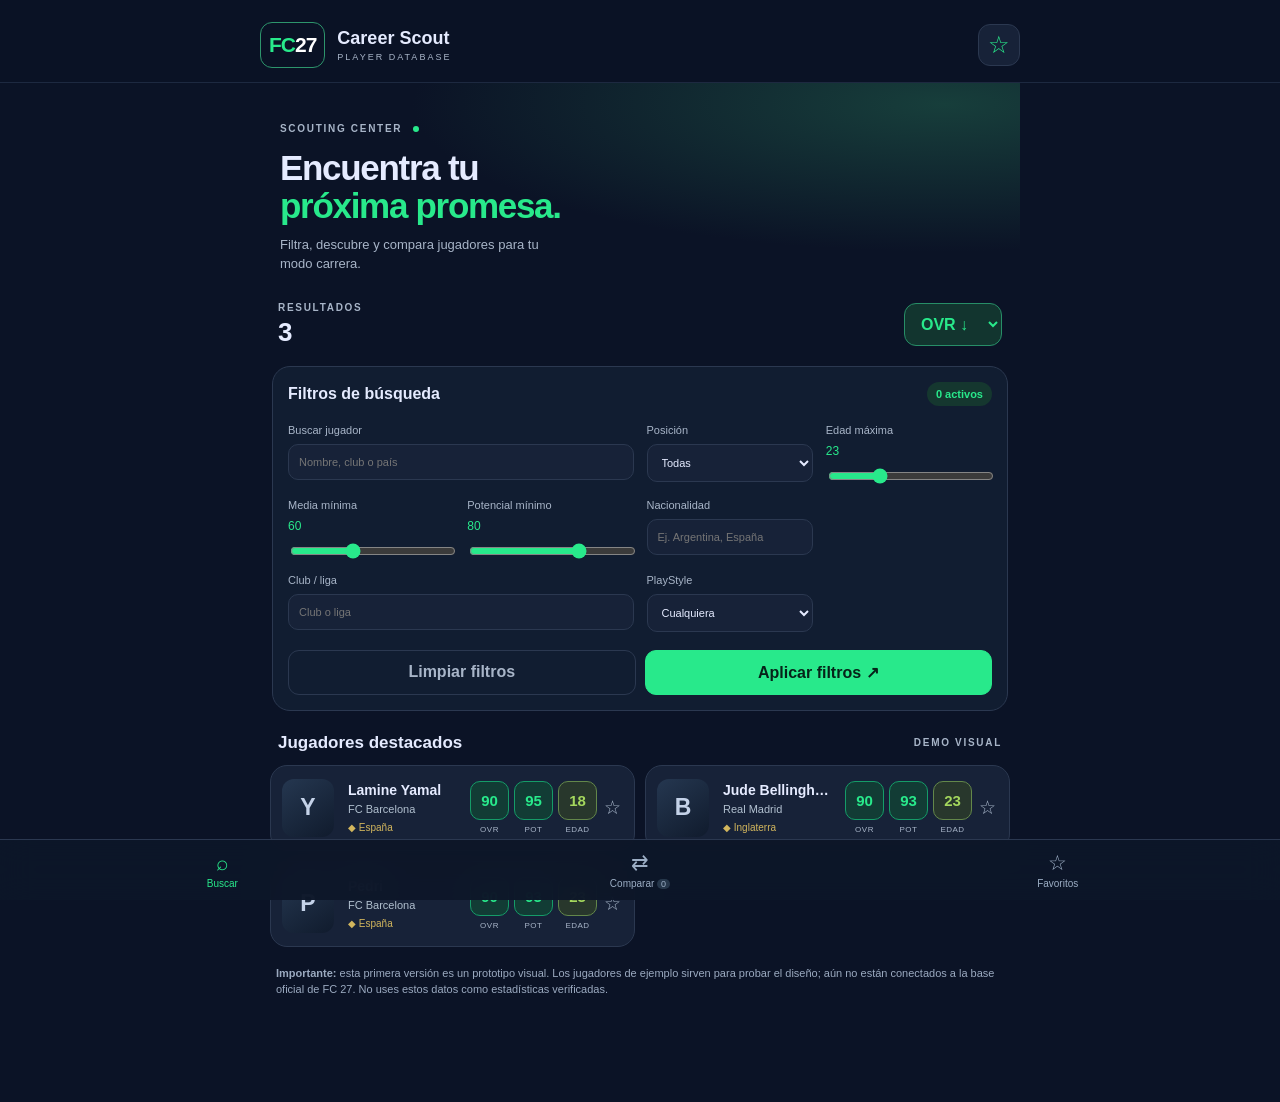
<file: index.html>
<!doctype html>
<html lang="es">
<head>
<meta charset="utf-8">
<meta name="viewport" content="width=device-width,initial-scale=1,viewport-fit=cover">
<meta name="theme-color" content="#0b1326">
<meta name="apple-mobile-web-app-capable" content="yes">
<meta name="apple-mobile-web-app-status-bar-style" content="black-translucent">
<meta name="apple-mobile-web-app-title" content="FC27 Scout">
<link rel="manifest" href="manifest.webmanifest">
<link rel="apple-touch-icon" href="icon.svg">
<link rel="stylesheet" href="styles.css">
<title>FC 27 Career Scout</title>
</head>
<body>
<header class="topbar">
  <div class="brandmark">FC<span>27</span></div>
  <div><h1>Career Scout</h1><p>PLAYER DATABASE</p></div>
  <button class="iconbtn" id="savedToggle" aria-label="Ver favoritos">☆</button>
</header>
<main>
  <section class="hero">
    <div class="eyebrow">SCOUTING CENTER <span class="live-dot"></span></div>
    <h2>Encuentra tu<br><em>próxima promesa.</em></h2>
    <p>Filtra, descubre y compara jugadores para tu modo carrera.</p>
  </section>

  <section class="toolbar">
    <div><span class="muted">RESULTADOS</span><strong id="count">8</strong></div>
    <select id="sort" aria-label="Ordenar jugadores">
      <option value="overall">OVR ↓</option><option value="potential">POT ↓</option>
      <option value="age">Edad ↑</option><option value="value">Valor ↑</option>
    </select>
  </section>

  <details class="filters" open>
    <summary><span>Filtros de búsqueda</span><span class="filterbadge" id="filterBadge">0 activos</span></summary>
    <div class="filtergrid">
      <label>Buscar jugador<input id="search" placeholder="Nombre, club o país"></label>
      <label>Posición<select id="position"><option value="">Todas</option><option>ST</option><option>LW</option><option>RW</option><option>CAM</option><option>CM</option><option>CDM</option><option>CB</option><option>LB</option><option>RB</option><option>GK</option></select></label>
      <label>Edad máxima <output id="ageOut">23</output><input id="age" type="range" min="16" max="40" value="23"></label>
      <label>Media mínima <output id="ovrOut">60</output><input id="ovr" type="range" min="40" max="95" value="60"></label>
      <label>Potencial mínimo <output id="potOut">80</output><input id="pot" type="range" min="40" max="99" value="80"></label>
      <label>Nacionalidad<input id="nation" placeholder="Ej. Argentina, España"></label>
      <label>Club / liga<input id="club" placeholder="Club o liga"></label>
      <label>PlayStyle<select id="style"><option value="">Cualquiera</option><option>Rapid</option><option>Quick Step</option><option>Finesse Shot</option><option>Anticipate</option><option>Incisive Pass</option></select></label>
    </div>
    <div class="filteractions"><button class="secondary" id="reset">Limpiar filtros</button><button class="primary" id="apply">Aplicar filtros ↗</button></div>
  </details>

  <div class="sectiontitle"><h3 id="listTitle">Jugadores destacados</h3><span class="muted">DEMO VISUAL</span></div>
  <div id="players" class="players"></div>
  <p class="notice"><b>Importante:</b> esta primera versión es un prototipo visual. Los jugadores de ejemplo sirven para probar el diseño; aún no están conectados a la base oficial de FC 27. No uses estos datos como estadísticas verificadas.</p>
</main>
<nav class="bottomnav"><button class="active">⌕<span>Buscar</span></button><button id="compareNav">⇄<span>Comparar <i id="compareCount">0</i></span></button><button id="favNav">☆<span>Favoritos</span></button></nav>
<div class="toast" id="toast" role="status"></div>
<script src="app.js"></script>
</body>
</html>
</file>
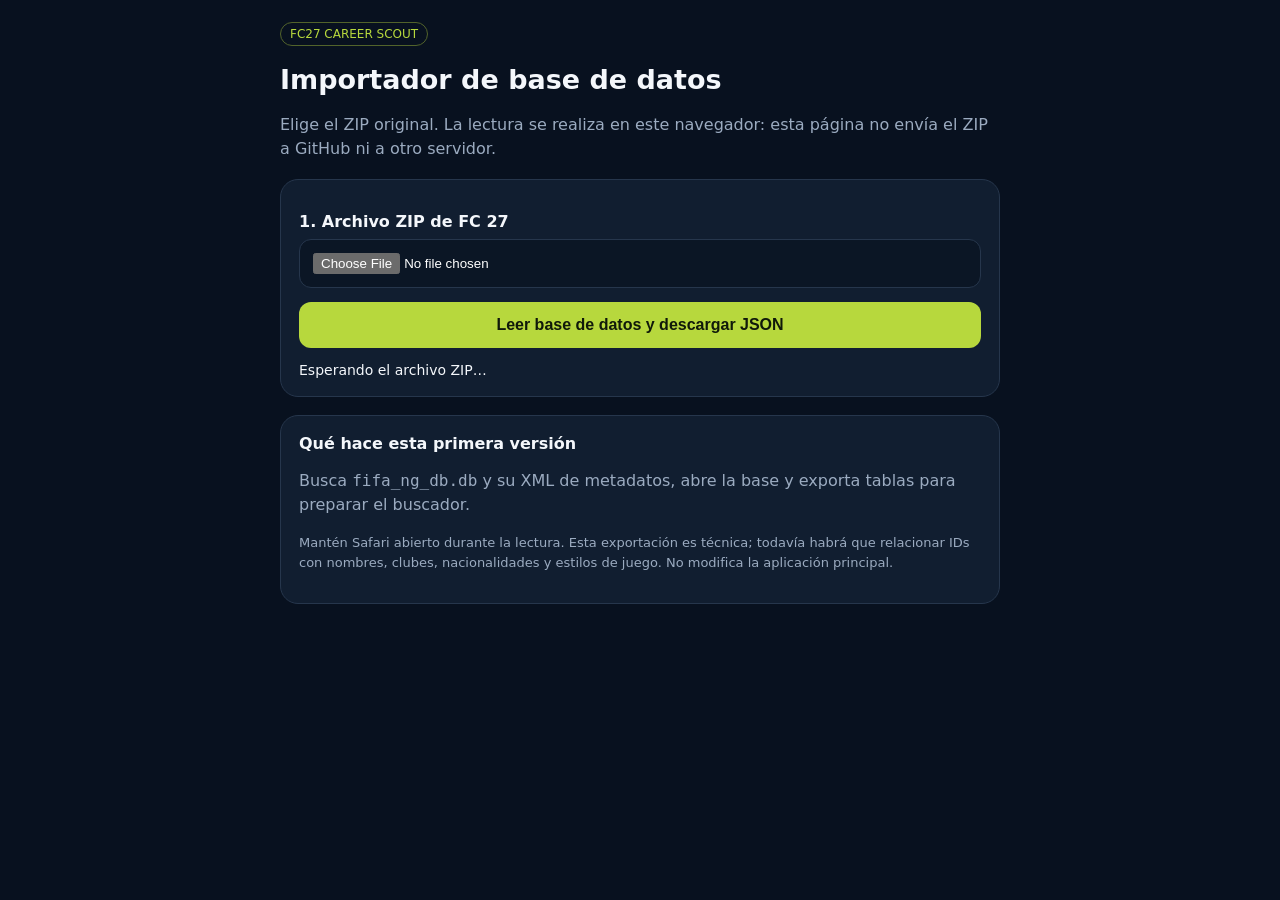
<file: importador.html>
<!doctype html>
<html lang="es"><head><meta charset="utf-8"><meta name="viewport" content="width=device-width,initial-scale=1"><title>Importador FC27 Career Scout</title>
<style>
:root{color-scheme:dark;--bg:#08111f;--panel:#111e30;--line:#26364c;--green:#b7d83d;--muted:#9babc0}*{box-sizing:border-box}body{margin:0;background:var(--bg);color:#f4f7fb;font:16px system-ui,-apple-system,sans-serif;padding:22px}main{max-width:720px;margin:auto}h1{font-size:27px}.panel{background:var(--panel);border:1px solid var(--line);border-radius:18px;padding:18px;margin:18px 0}p{line-height:1.5;color:var(--muted)}label{display:block;font-weight:650;margin:14px 0 8px}input[type=file]{width:100%;padding:13px;background:#0b1625;border:1px solid var(--line);border-radius:12px;color:#fff}button{border:0;border-radius:12px;background:var(--green);color:#10190a;font-weight:750;padding:14px;width:100%;margin-top:14px;font-size:16px}button:disabled{opacity:.45}#status{white-space:pre-wrap;overflow-wrap:anywhere;font-size:14px;margin-top:14px}.note{font-size:13px}.pill{display:inline-block;border:1px solid #52632b;color:var(--green);padding:4px 9px;border-radius:99px;font-size:12px}
</style></head><body><main><span class="pill">FC27 CAREER SCOUT</span><h1>Importador de base de datos</h1>
<p>Elige el ZIP original. La lectura se realiza en este navegador: esta página no envía el ZIP a GitHub ni a otro servidor.</p>
<section class="panel"><label for="zip">1. Archivo ZIP de FC 27</label><input id="zip" type="file" accept=".zip,application/zip"><button id="run">Leer base de datos y descargar JSON</button><div id="status" role="status">Esperando el archivo ZIP…</div></section>
<section class="panel"><strong>Qué hace esta primera versión</strong><p>Busca <code>fifa_ng_db.db</code> y su XML de metadatos, abre la base y exporta tablas para preparar el buscador.</p><p class="note">Mantén Safari abierto durante la lectura. Esta exportación es técnica; todavía habrá que relacionar IDs con nombres, clubes, nacionalidades y estilos de juego. No modifica la aplicación principal.</p></section></main>
<script type="module">
const btn=document.querySelector('#run'),input=document.querySelector('#zip'),status=document.querySelector('#status');function say(s){status.textContent=s}
btn.addEventListener('click',async()=>{const file=input.files?.[0];if(!file){say('Selecciona primero el ZIP desde Archivos.');return}btn.disabled=true;try{
say('Paso 1/4: cargando lector FIFA y lector ZIP…');const [{openFifaDatabase},zipMod]=await Promise.all([import('https://esm.sh/fifa-t3db'),import('https://esm.sh/jszip@3.10.1')]);const JSZip=zipMod.default;
say('Paso 2/4: abriendo ZIP ('+(file.size/1048576).toFixed(1)+' MB)…');const zip=await JSZip.loadAsync(file);const names=Object.keys(zip.files).filter(n=>!zip.files[n].dir);
const findFile=s=>names.find(n=>n.toLowerCase().endsWith('/'+s.toLowerCase()))||names.find(n=>n.toLowerCase()===s.toLowerCase())||names.find(n=>n.toLowerCase().endsWith(s.toLowerCase()));
const dbName=findFile('fifa_ng_db.db'),xmlName=findFile('fifa_ng_db-meta.xml');if(!dbName||!xmlName)throw Error('Faltan archivos. DB: '+(dbName||'no encontrada')+'; XML: '+(xmlName||'no encontrado'));
say('Paso 3/4: extrayendo y leyendo tablas…');const [bytes,xml]=await Promise.all([zip.file(dbName).async('uint8array'),zip.file(xmlName).async('text')]);const db=openFifaDatabase({database:bytes,metadataXml:xml});
const namesToRead=['players','playernames','teams','nations','leagues','teamplayerlinks','teamnationlinks','leagueteamlinks','playerloans','previousteam'];const tables={};
for(let i=0;i<namesToRead.length;i++){const n=namesToRead[i];try{const t=db.readTable(n);tables[n]={recordCount:t.info?.recordCount??t.rows?.length??null,fields:t.schema?.fields?.map(f=>f.name)??null,rows:t.rows};say('Leyendo '+n+' ('+(i+1)+'/'+namesToRead.length+')…')}catch(e){tables[n]={error:String(e?.message||e)}}}
const count=tables.players?.rows?.length??0;if(!count)throw Error('No se han devuelto filas de players. Puede que el archivo no sea compatible con el lector.');
say('Paso 4/4: preparando JSON…');const blob=new Blob([JSON.stringify({source:'FC27 local database',exportedAt:new Date().toISOString(),sourceFiles:{database:dbName,metadata:xmlName},playerCount:count,tables})],{type:'application/json'});const url=URL.createObjectURL(blob),a=document.createElement('a');a.href=url;a.download='fc27-database-export.json';document.body.appendChild(a);a.click();a.remove();setTimeout(()=>URL.revokeObjectURL(url),120000);say('¡Exportación completada!\nJugadores: '+count+'\nTablas: '+Object.keys(tables).join(', ')+'\n\nGuarda fc27-database-export.json en Archivos. No lo subas aún a GitHub.');
}catch(e){console.error(e);say('No se pudo completar la importación.\n'+(e?.stack||e?.message||String(e))+'\n\nComprueba la conexión y vuelve a intentarlo.')}finally{btn.disabled=false}});
</script></body></html>
</file>
<file: styles.css>
:root{color-scheme:dark;--bg:#0b1326;--panel:#172238;--panel2:#202d43;--line:#2b3850;--text:#e5ebff;--muted:#a8b5c8;--green:#28e98b;--blue:#77c9ff}
*{box-sizing:border-box}body{margin:0;background:var(--bg);color:var(--text);font-family:-apple-system,BlinkMacSystemFont,"Segoe UI",sans-serif;padding:env(safe-area-inset-top) 0 calc(86px + env(safe-area-inset-bottom));}
button,input,select{font:inherit}button{cursor:pointer}.topbar{display:flex;align-items:center;gap:12px;padding:22px 18px 14px;position:sticky;top:0;background:#0b1326ed;backdrop-filter:blur(16px);z-index:5;border-bottom:1px solid #1d2940}.brandmark{font-weight:900;font-size:21px;letter-spacing:-1px;border:1px solid #2d956c;border-radius:12px;padding:10px 8px;color:var(--green)}.brandmark span{color:#fff}.topbar h1{font-size:18px;margin:0;font-weight:750}.topbar p{font-size:9px;letter-spacing:2px;color:var(--muted);margin:3px 0 0}.iconbtn{margin-left:auto;border:1px solid var(--line);background:var(--panel);color:var(--green);border-radius:12px;width:42px;height:42px;font-size:24px}.hero{padding:25px 20px 20px;background:radial-gradient(ellipse at 90% 10%,#173e3b 0,transparent 55%)}.eyebrow,.muted{font-size:10px;letter-spacing:1.7px;color:var(--muted);font-weight:750}.live-dot{display:inline-block;width:6px;height:6px;border-radius:50%;background:var(--green);margin-left:6px}.hero h2{font-size:35px;line-height:1.08;letter-spacing:-1.3px;margin:15px 0 10px}.hero em{font-style:normal;color:var(--green)}.hero p{color:var(--muted);font-size:13px;line-height:1.5;max-width:290px;margin:0}.toolbar{display:flex;align-items:center;justify-content:space-between;padding:8px 18px 18px}.toolbar div{display:flex;flex-direction:column;gap:4px}.toolbar strong{font-size:26px}.toolbar select{border:1px solid #278e67;background:#12352f;color:var(--green);border-radius:12px;padding:11px 12px;font-weight:750}.filters{margin:0 12px 22px;border:1px solid var(--line);background:#111d31;border-radius:18px;padding:15px}.filters summary{list-style:none;display:flex;justify-content:space-between;align-items:center;font-weight:750;cursor:pointer}.filters summary::-webkit-details-marker{display:none}.filterbadge{font-size:11px;color:var(--green);background:#15372f;padding:6px 9px;border-radius:20px}.filtergrid{display:grid;grid-template-columns:1fr 1fr;gap:13px;margin-top:18px}.filtergrid label{font-size:11px;color:var(--muted);display:flex;flex-direction:column;gap:8px}.filtergrid label:first-child,.filtergrid label:nth-last-child(2){grid-column:1/-1}.filtergrid input:not([type=range]),.filtergrid select{width:100%;min-width:0;background:var(--panel);color:var(--text);border:1px solid var(--line);padding:11px 10px;border-radius:10px;outline:none}.filtergrid input[type=range]{accent-color:var(--green);width:100%}output{float:right;color:var(--green);font-size:12px}.filteractions{display:flex;gap:9px;margin-top:18px}.filteractions button{flex:1;border-radius:11px;padding:12px 8px;font-weight:750;border:1px solid var(--line)}.secondary{background:transparent;color:var(--muted)}.primary{background:var(--green);color:#062319;border-color:var(--green)!important}.sectiontitle{display:flex;align-items:center;justify-content:space-between;padding:0 18px 12px}.sectiontitle h3{font-size:17px;margin:0}.players{padding:0 10px;display:flex;flex-direction:column;gap:10px}.player{display:grid;grid-template-columns:56px minmax(0,1fr) auto;align-items:center;gap:10px;padding:13px 11px;background:var(--panel);border:1px solid #2b3850;border-radius:17px;min-width:0}.avatar{width:52px;height:58px;border-radius:12px;background:linear-gradient(145deg,#253750,#101b2d);display:flex;align-items:center;justify-content:center;font-size:23px;font-weight:900;color:#c4d2e8}.playerinfo{min-width:0}.playerinfo h4{font-size:14px;margin:0 0 5px;white-space:nowrap;overflow:hidden;text-overflow:ellipsis}.club{font-size:11px;color:#b1c0cf;white-space:nowrap;overflow:hidden;text-overflow:ellipsis}.meta{font-size:10px;color:#d2b65d;margin-top:7px}.stats{display:flex;gap:5px}.stat{text-align:center;min-width:39px}.num{height:39px;min-width:39px;border:1px solid #159c68;border-radius:10px;background:#123c35;color:var(--green);display:flex;align-items:center;justify-content:center;font-size:15px;font-weight:800}.stat.age .num{border-color:#63874a;background:#28372c;color:#a4d75d}.stat small{display:block;font-size:8px;color:var(--muted);margin-top:5px;letter-spacing:.5px}.save{background:transparent;border:0;color:#aab9cc;font-size:19px;padding:0 2px}.save.saved{color:var(--green)}.notice{font-size:11px;color:#9baac0;line-height:1.5;margin:18px 16px}.bottomnav{position:fixed;bottom:0;left:0;right:0;padding:10px 14px calc(10px + env(safe-area-inset-bottom));background:#0d1729f2;backdrop-filter:blur(16px);border-top:1px solid var(--line);display:flex;justify-content:space-around;z-index:10}.bottomnav button{border:0;background:transparent;color:#9caec5;font-size:21px;display:flex;flex-direction:column;align-items:center;gap:3px;min-width:70px}.bottomnav span{font-size:10px}.bottomnav .active{color:var(--green)}.bottomnav i{font-style:normal;background:#26374b;border-radius:9px;padding:0 4px;font-size:9px}.toast{position:fixed;left:50%;bottom:95px;transform:translate(-50%,20px);opacity:0;pointer-events:none;background:#e8fff5;color:#09291e;border-radius:12px;padding:11px 15px;font-size:12px;font-weight:700;transition:.2s;z-index:20;white-space:nowrap}.toast.show{opacity:1;transform:translate(-50%,0)}.empty{padding:35px 20px;text-align:center;color:var(--muted);font-size:13px}@media(min-width:650px){main{max-width:760px;margin:auto}.topbar{padding-left:max(18px,calc((100vw - 760px)/2));padding-right:max(18px,calc((100vw - 760px)/2))}.players{display:grid;grid-template-columns:1fr 1fr}.hero{padding-top:40px}.filtergrid{grid-template-columns:repeat(4,1fr)}.filtergrid label:first-child,.filtergrid label:nth-last-child(2){grid-column:span 2}}
</file>
